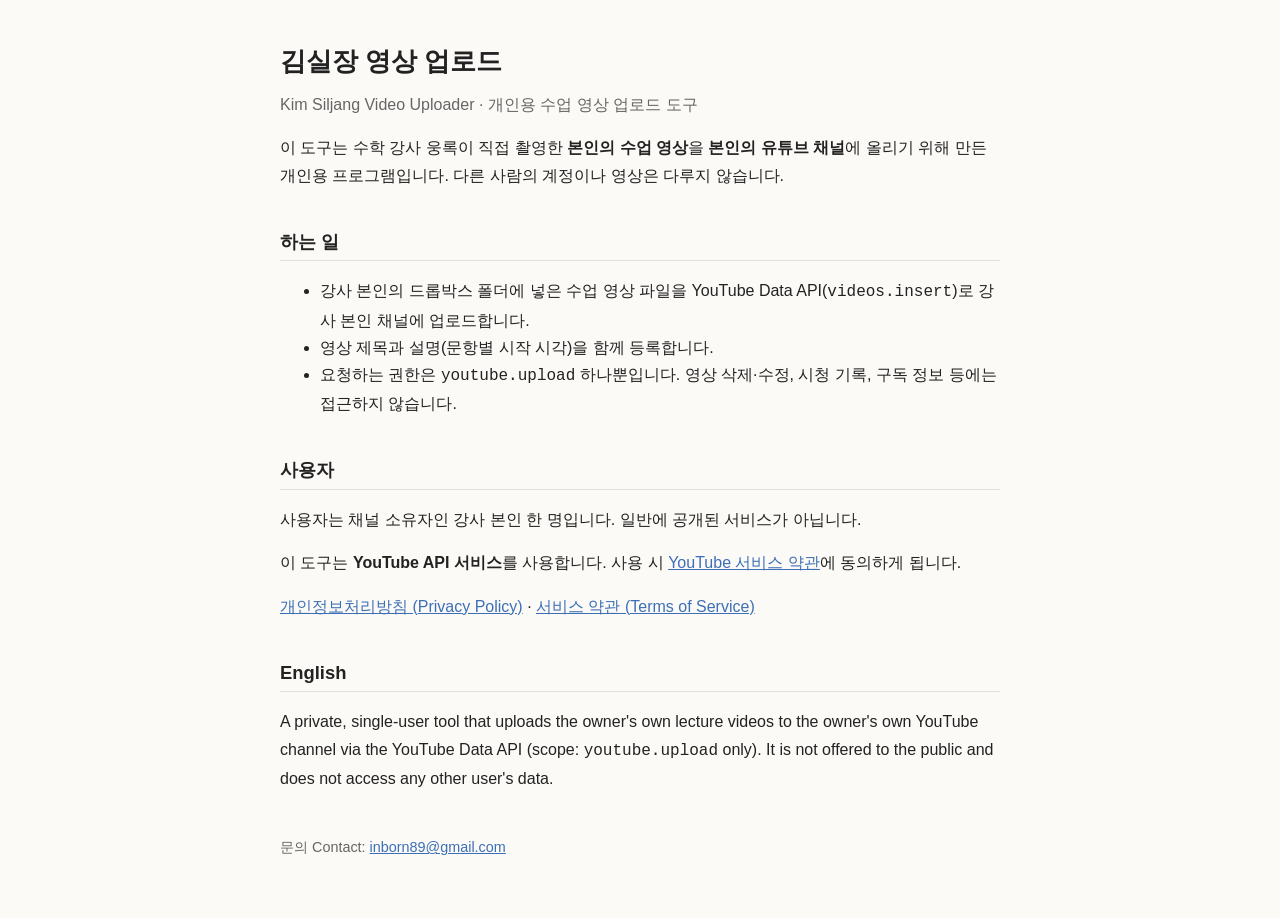
<file: index.html>
<!doctype html><html lang="ko"><head><meta charset="utf-8"><meta name="viewport" content="width=device-width,initial-scale=1">
<title>김실장 영상 업로드</title><link rel="stylesheet" href="style.css"></head><body><main>
<h1>김실장 영상 업로드</h1>
<p class="sub">Kim Siljang Video Uploader · 개인용 수업 영상 업로드 도구</p>
<p>이 도구는 수학 강사 웅록이 직접 촬영한 <strong>본인의 수업 영상</strong>을 <strong>본인의 유튜브 채널</strong>에 올리기 위해 만든 개인용 프로그램입니다. 다른 사람의 계정이나 영상은 다루지 않습니다.</p>
<h2>하는 일</h2>
<ul>
<li>강사 본인의 드롭박스 폴더에 넣은 수업 영상 파일을 YouTube Data API(<code>videos.insert</code>)로 강사 본인 채널에 업로드합니다.</li>
<li>영상 제목과 설명(문항별 시작 시각)을 함께 등록합니다.</li>
<li>요청하는 권한은 <code>youtube.upload</code> 하나뿐입니다. 영상 삭제·수정, 시청 기록, 구독 정보 등에는 접근하지 않습니다.</li>
</ul>
<h2>사용자</h2>
<p>사용자는 채널 소유자인 강사 본인 한 명입니다. 일반에 공개된 서비스가 아닙니다.</p>
<p>이 도구는 <strong>YouTube API 서비스</strong>를 사용합니다. 사용 시 <a href="https://www.youtube.com/t/terms">YouTube 서비스 약관</a>에 동의하게 됩니다.</p>
<p><a href="privacy.html">개인정보처리방침 (Privacy Policy)</a> · <a href="terms.html">서비스 약관 (Terms of Service)</a></p>
<h2>English</h2>
<p>A private, single-user tool that uploads the owner's own lecture videos to the owner's own YouTube channel via the YouTube Data API (scope: <code>youtube.upload</code> only). It is not offered to the public and does not access any other user's data.</p>
<footer>문의 Contact: <a href="mailto:inborn89@gmail.com">inborn89@gmail.com</a></footer>
</main></body></html>
</file>
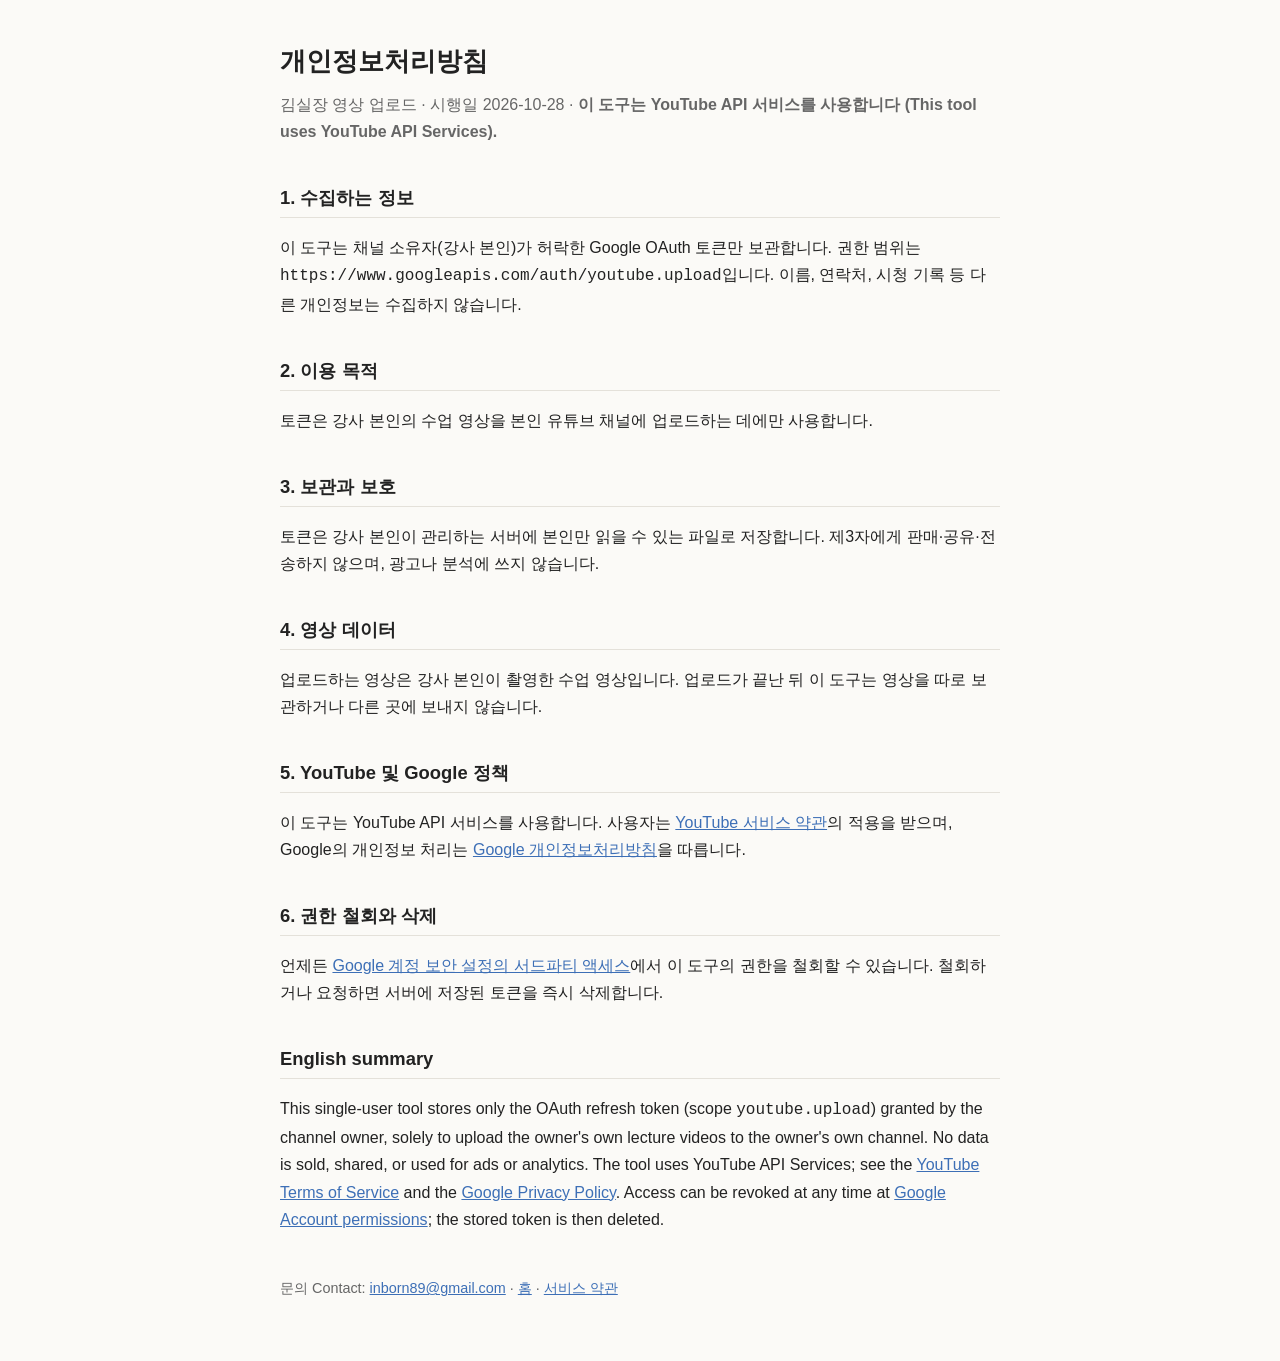
<file: privacy.html>
<!doctype html><html lang="ko"><head><meta charset="utf-8"><meta name="viewport" content="width=device-width,initial-scale=1">
<title>개인정보처리방침</title><link rel="stylesheet" href="style.css"></head><body><main>
<h1>개인정보처리방침</h1>
<p class="sub">김실장 영상 업로드 · 시행일 2026-10-28 · <strong>이 도구는 YouTube API 서비스를 사용합니다 (This tool uses YouTube API Services).</strong></p>
<h2>1. 수집하는 정보</h2>
<p>이 도구는 채널 소유자(강사 본인)가 허락한 Google OAuth 토큰만 보관합니다. 권한 범위는 <code>https://www.googleapis.com/auth/youtube.upload</code>입니다. 이름, 연락처, 시청 기록 등 다른 개인정보는 수집하지 않습니다.</p>
<h2>2. 이용 목적</h2>
<p>토큰은 강사 본인의 수업 영상을 본인 유튜브 채널에 업로드하는 데에만 사용합니다.</p>
<h2>3. 보관과 보호</h2>
<p>토큰은 강사 본인이 관리하는 서버에 본인만 읽을 수 있는 파일로 저장합니다. 제3자에게 판매·공유·전송하지 않으며, 광고나 분석에 쓰지 않습니다.</p>
<h2>4. 영상 데이터</h2>
<p>업로드하는 영상은 강사 본인이 촬영한 수업 영상입니다. 업로드가 끝난 뒤 이 도구는 영상을 따로 보관하거나 다른 곳에 보내지 않습니다.</p>
<h2>5. YouTube 및 Google 정책</h2>
<p>이 도구는 YouTube API 서비스를 사용합니다. 사용자는 <a href="https://www.youtube.com/t/terms">YouTube 서비스 약관</a>의 적용을 받으며, Google의 개인정보 처리는 <a href="https://policies.google.com/privacy">Google 개인정보처리방침</a>을 따릅니다.</p>
<h2>6. 권한 철회와 삭제</h2>
<p>언제든 <a href="https://myaccount.google.com/permissions">Google 계정 보안 설정의 서드파티 액세스</a>에서 이 도구의 권한을 철회할 수 있습니다. 철회하거나 요청하면 서버에 저장된 토큰을 즉시 삭제합니다.</p>
<h2>English summary</h2>
<p>This single-user tool stores only the OAuth refresh token (scope <code>youtube.upload</code>) granted by the channel owner, solely to upload the owner's own lecture videos to the owner's own channel. No data is sold, shared, or used for ads or analytics. The tool uses YouTube API Services; see the <a href="https://www.youtube.com/t/terms">YouTube Terms of Service</a> and the <a href="https://policies.google.com/privacy">Google Privacy Policy</a>. Access can be revoked at any time at <a href="https://myaccount.google.com/permissions">Google Account permissions</a>; the stored token is then deleted.</p>
<footer>문의 Contact: <a href="mailto:inborn89@gmail.com">inborn89@gmail.com</a> · <a href="index.html">홈</a> · <a href="terms.html">서비스 약관</a></footer>
</main></body></html>
</file>
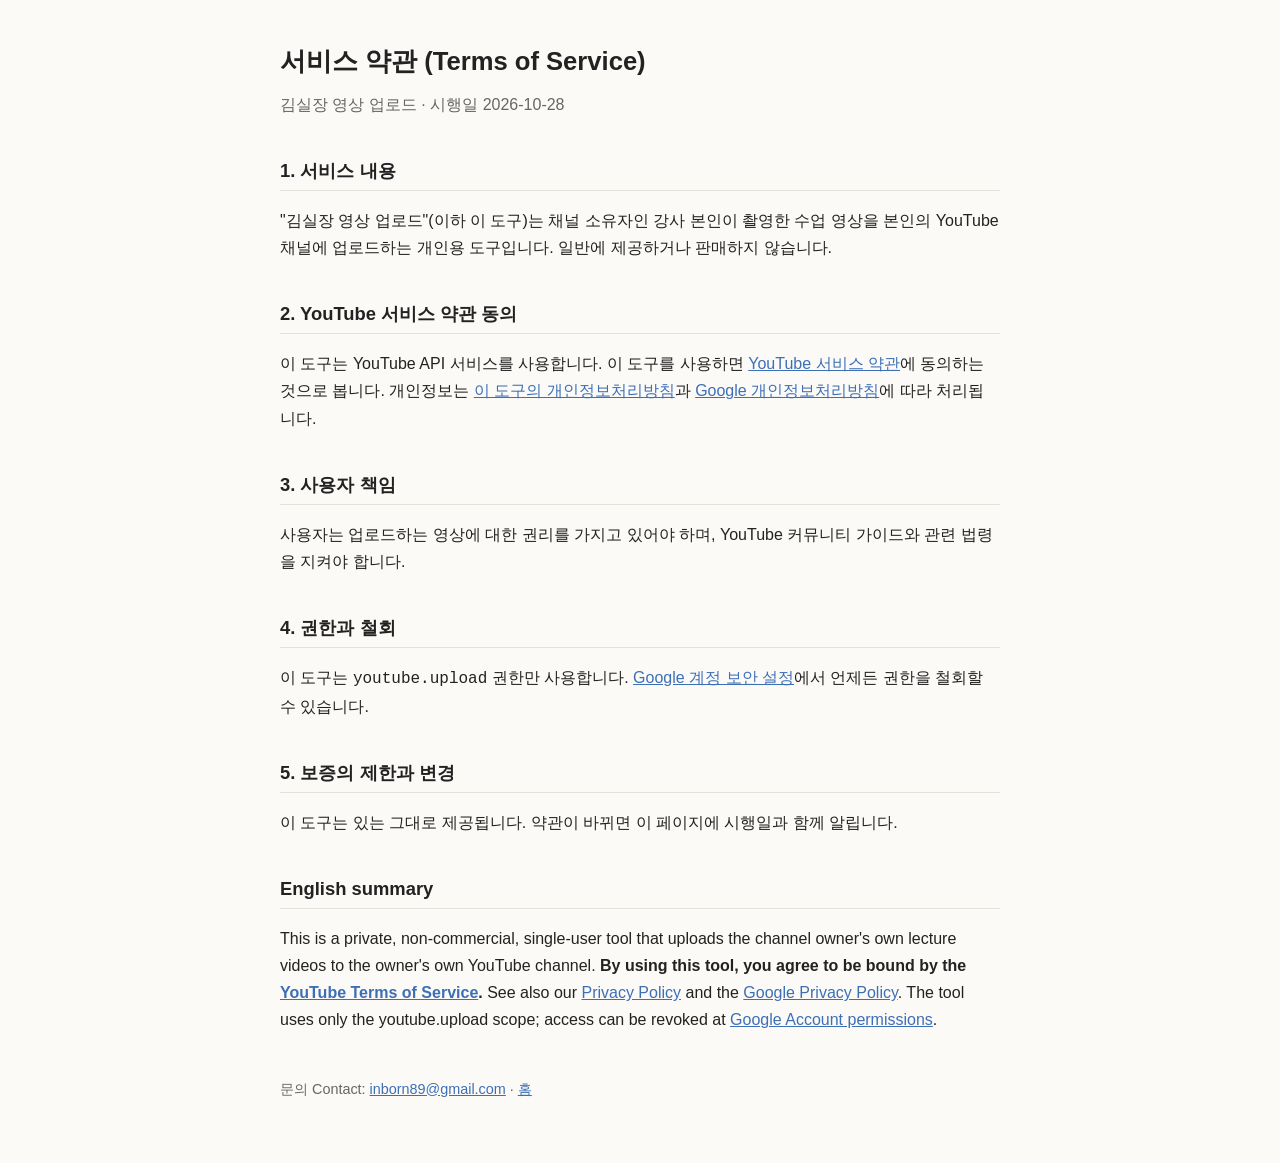
<file: terms.html>
<!doctype html><html lang="ko"><head><meta charset="utf-8"><meta name="viewport" content="width=device-width,initial-scale=1">
<title>서비스 약관</title><link rel="stylesheet" href="style.css"></head><body><main>
<h1>서비스 약관 (Terms of Service)</h1>
<p class="sub">김실장 영상 업로드 · 시행일 2026-10-28</p>
<h2>1. 서비스 내용</h2>
<p>"김실장 영상 업로드"(이하 이 도구)는 채널 소유자인 강사 본인이 촬영한 수업 영상을 본인의 YouTube 채널에 업로드하는 개인용 도구입니다. 일반에 제공하거나 판매하지 않습니다.</p>
<h2>2. YouTube 서비스 약관 동의</h2>
<p>이 도구는 YouTube API 서비스를 사용합니다. 이 도구를 사용하면 <a href="https://www.youtube.com/t/terms">YouTube 서비스 약관</a>에 동의하는 것으로 봅니다. 개인정보는 <a href="privacy.html">이 도구의 개인정보처리방침</a>과 <a href="https://policies.google.com/privacy">Google 개인정보처리방침</a>에 따라 처리됩니다.</p>
<h2>3. 사용자 책임</h2>
<p>사용자는 업로드하는 영상에 대한 권리를 가지고 있어야 하며, YouTube 커뮤니티 가이드와 관련 법령을 지켜야 합니다.</p>
<h2>4. 권한과 철회</h2>
<p>이 도구는 <code>youtube.upload</code> 권한만 사용합니다. <a href="https://myaccount.google.com/permissions">Google 계정 보안 설정</a>에서 언제든 권한을 철회할 수 있습니다.</p>
<h2>5. 보증의 제한과 변경</h2>
<p>이 도구는 있는 그대로 제공됩니다. 약관이 바뀌면 이 페이지에 시행일과 함께 알립니다.</p>
<h2>English summary</h2>
<p>This is a private, non-commercial, single-user tool that uploads the channel owner's own lecture videos to the owner's own YouTube channel. <strong>By using this tool, you agree to be bound by the <a href="https://www.youtube.com/t/terms">YouTube Terms of Service</a>.</strong> See also our <a href="privacy.html">Privacy Policy</a> and the <a href="https://policies.google.com/privacy">Google Privacy Policy</a>. The tool uses only the youtube.upload scope; access can be revoked at <a href="https://myaccount.google.com/permissions">Google Account permissions</a>.</p>
<footer>문의 Contact: <a href="mailto:inborn89@gmail.com">inborn89@gmail.com</a> · <a href="index.html">홈</a></footer>
</main></body></html>
</file>
<file: style.css>
:root{--bg:#fbfaf7;--fg:#222;--muted:#666;--accent:#3d6fb6;--line:#e4e1da}
@media (prefers-color-scheme:dark){:root{--bg:#16181c;--fg:#e8e6e1;--muted:#a3a19c;--accent:#8fb3ea;--line:#2c2f35}}
body{margin:0;background:var(--bg);color:var(--fg);font:16px/1.7 -apple-system,"Apple SD Gothic Neo","Noto Sans KR",sans-serif}
main{max-width:720px;margin:0 auto;padding:40px 16px 64px}
h1{font-size:1.6rem;margin:0 0 .3em}h2{font-size:1.15rem;margin:2em 0 .4em;border-bottom:1px solid var(--line);padding-bottom:.2em}
p.sub{color:var(--muted);margin-top:0}a{color:var(--accent)}footer{margin-top:3em;color:var(--muted);font-size:.9rem}
</file>
